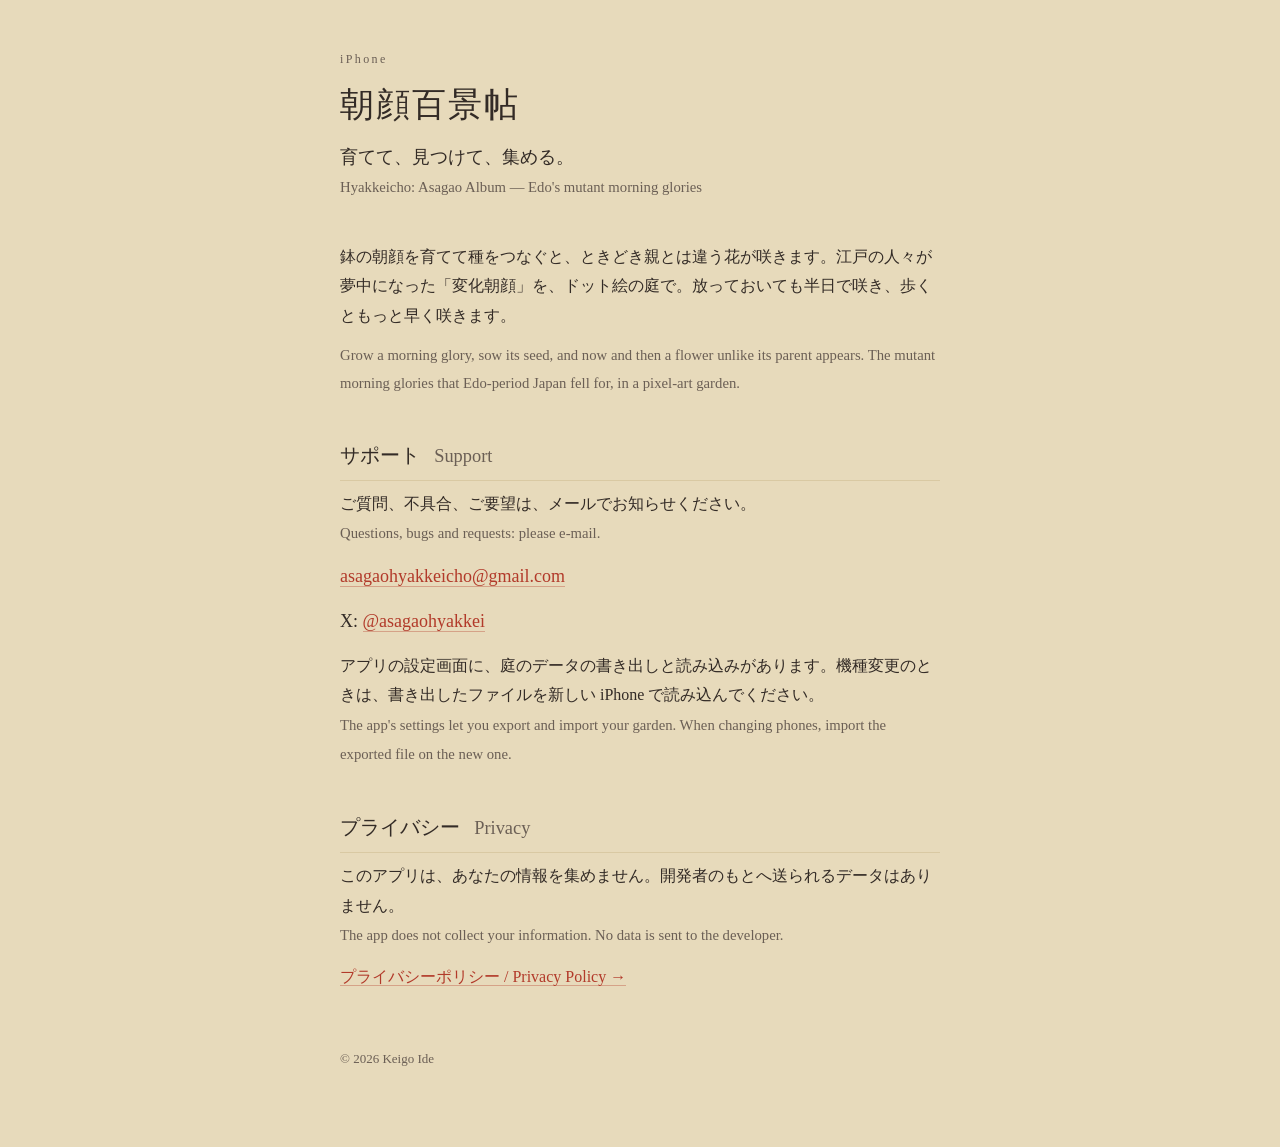
<file: index.html>
<!DOCTYPE html>
<html lang="ja">
<head>
<meta charset="utf-8">
<meta name="viewport" content="width=device-width, initial-scale=1">
<title>朝顔百景帖 — Hyakkeicho: Asagao Album</title>
<meta name="description" content="歩くと育つ、変化朝顔の図譜。江戸の人が夢中になった突然変異の朝顔を、ドット絵で。iPhone 向け。">
<link rel="stylesheet" href="style.css">
</head>
<body>
<main>
  <header>
    <p class="kicker">iPhone</p>
    <h1>朝顔百景帖</h1>
    <p class="sub">育てて、見つけて、集める。</p>
    <p class="en">Hyakkeicho: Asagao Album — Edo's mutant morning glories</p>
  </header>

  <section>
    <p>鉢の朝顔を育てて種をつなぐと、ときどき親とは違う花が咲きます。江戸の人々が夢中になった「変化朝顔」を、ドット絵の庭で。放っておいても半日で咲き、歩くともっと早く咲きます。</p>
    <p class="en">Grow a morning glory, sow its seed, and now and then a flower unlike its parent appears. The mutant morning glories that Edo-period Japan fell for, in a pixel-art garden.</p>
  </section>

  <section id="support">
    <h2>サポート <span class="en">Support</span></h2>
    <p>ご質問、不具合、ご要望は、メールでお知らせください。<br>
    <span class="en">Questions, bugs and requests: please e-mail.</span></p>
    <p class="contact"><a href="mailto:asagaohyakkeicho@gmail.com">asagaohyakkeicho@gmail.com</a></p>
    <p class="contact">X: <a href="https://x.com/asagaohyakkei">@asagaohyakkei</a></p>
    <p>アプリの設定画面に、庭のデータの書き出しと読み込みがあります。機種変更のときは、書き出したファイルを新しい iPhone で読み込んでください。<br>
    <span class="en">The app's settings let you export and import your garden. When changing phones, import the exported file on the new one.</span></p>
  </section>

  <section id="privacy">
    <h2>プライバシー <span class="en">Privacy</span></h2>
    <p>このアプリは、あなたの情報を集めません。開発者のもとへ送られるデータはありません。<br>
    <span class="en">The app does not collect your information. No data is sent to the developer.</span></p>
    <p><a href="privacy.html">プライバシーポリシー / Privacy Policy →</a></p>
  </section>

  <footer>
    <p>© 2026 Keigo Ide</p>
  </footer>
</main>
</body>
</html>
</file>
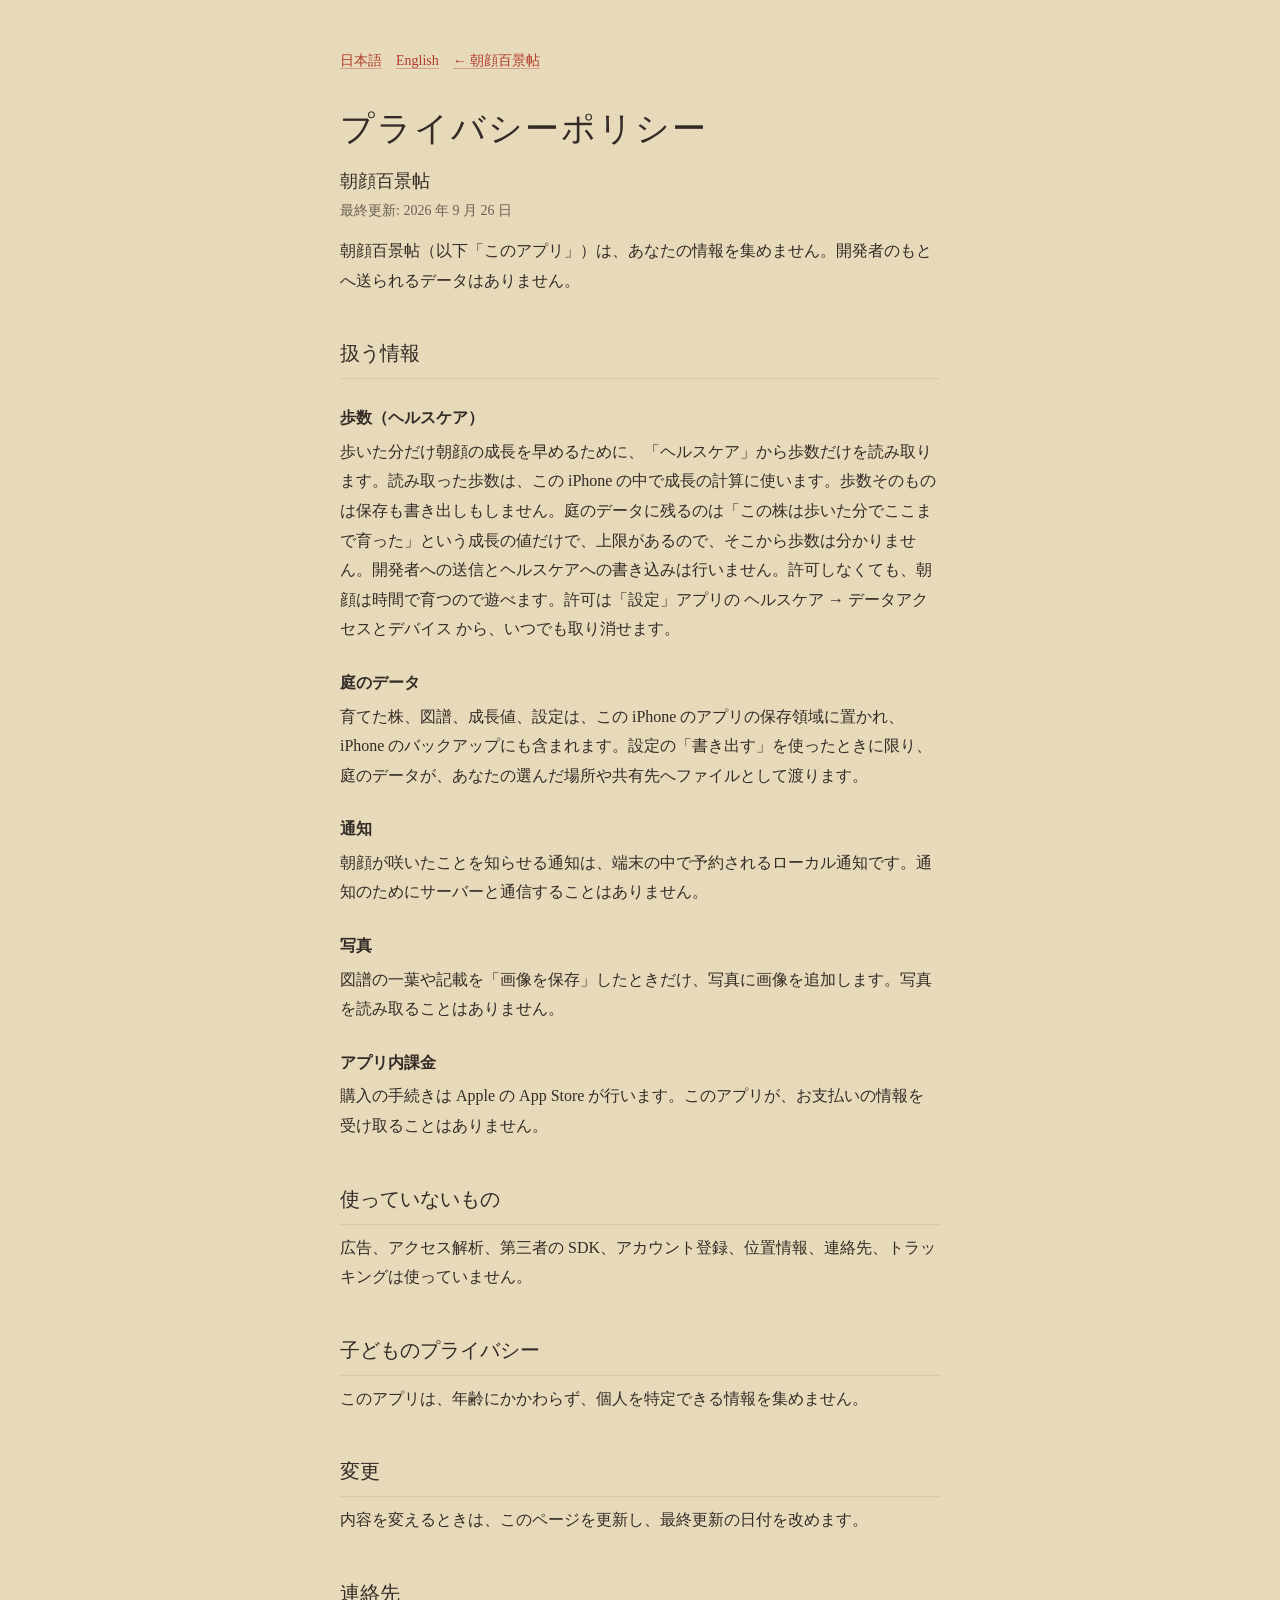
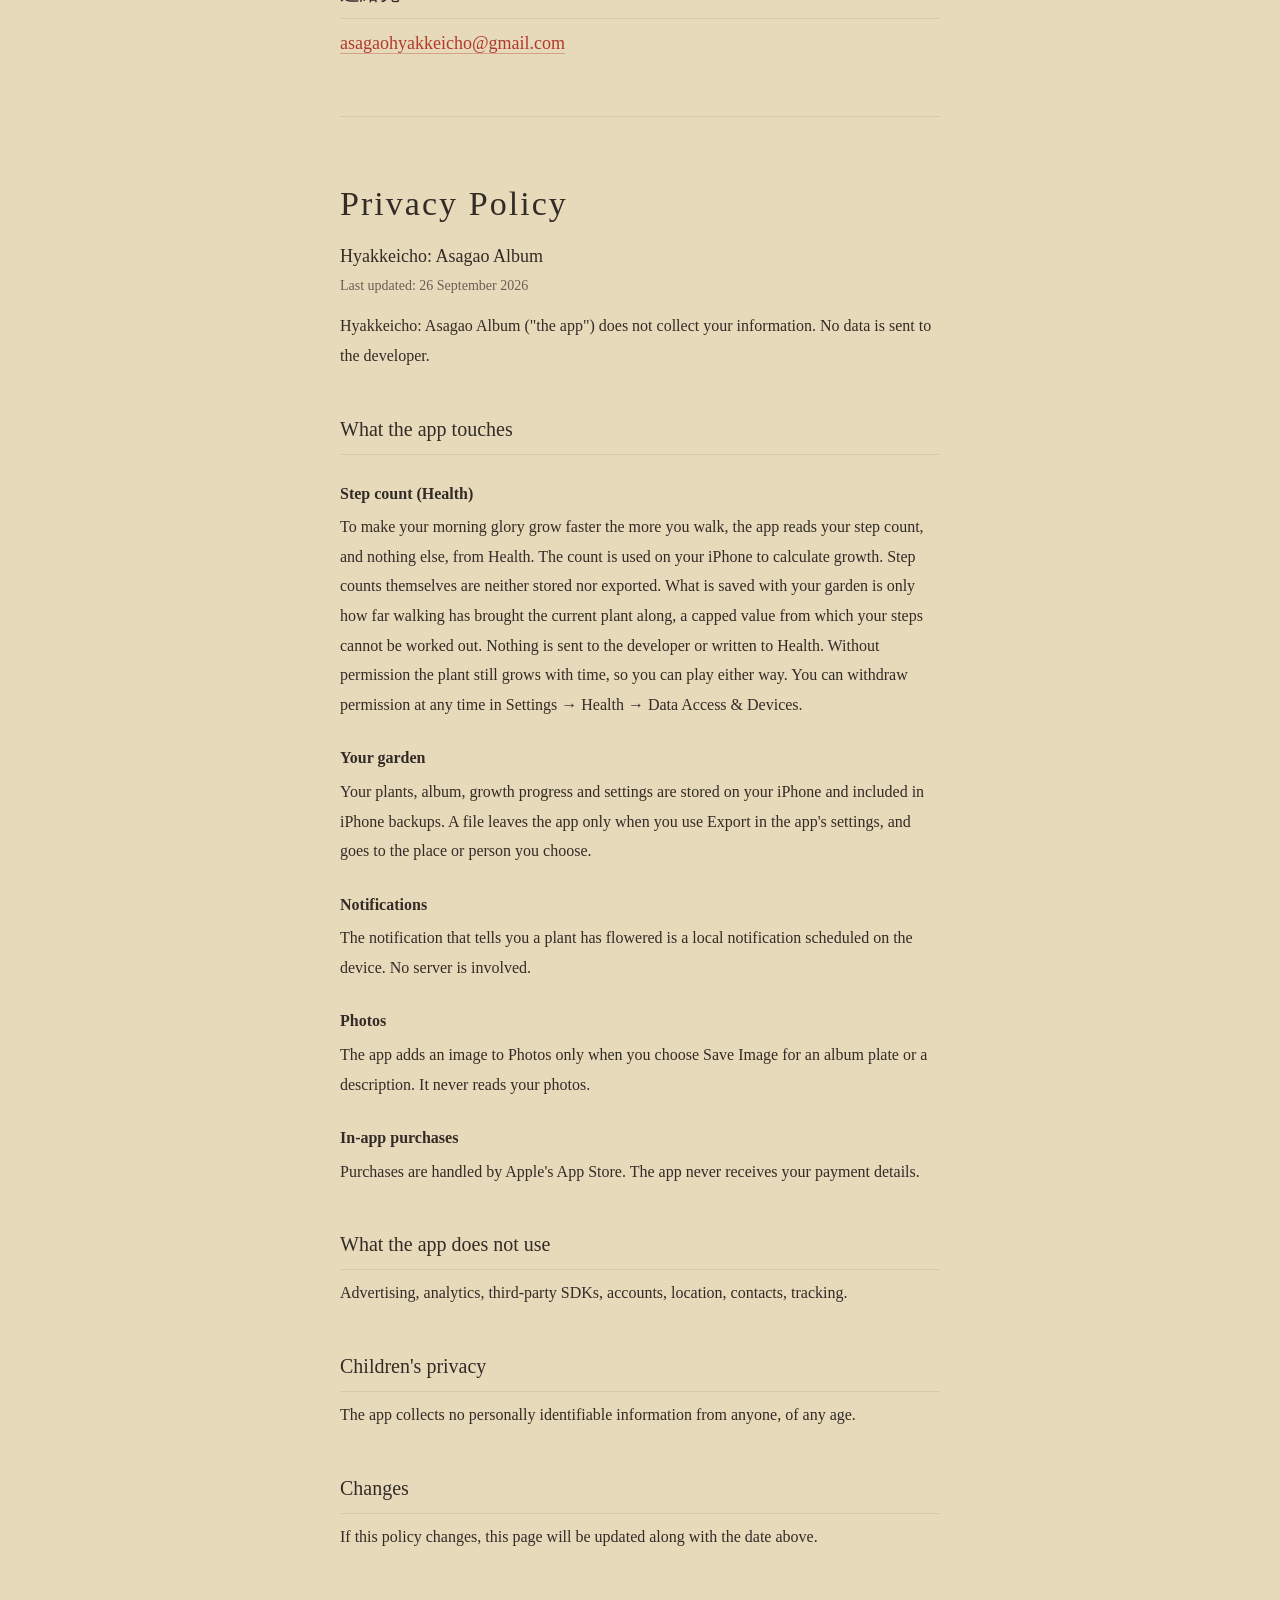
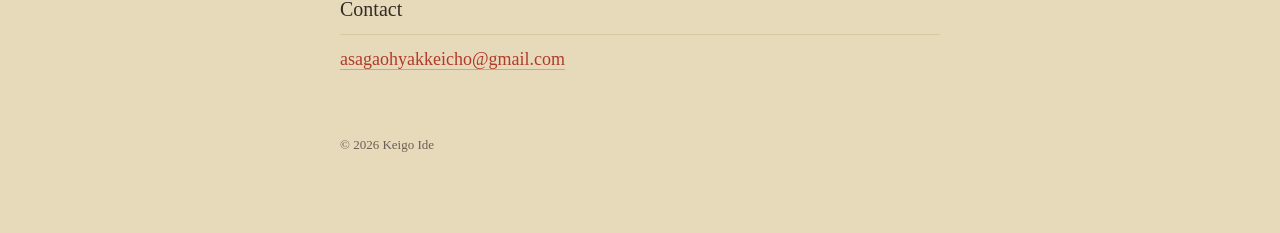
<file: privacy.html>
<!DOCTYPE html>
<html lang="ja">
<head>
<meta charset="utf-8">
<meta name="viewport" content="width=device-width, initial-scale=1">
<title>プライバシーポリシー — 朝顔百景帖 / Privacy Policy — Hyakkeicho: Asagao Album</title>
<link rel="stylesheet" href="style.css">
</head>
<body>
<main>
  <p class="lang-nav"><a href="#ja">日本語</a><a href="#en">English</a><a href="index.html">← 朝顔百景帖</a></p>

  <article id="ja" lang="ja">
    <h1>プライバシーポリシー</h1>
    <p class="sub">朝顔百景帖</p>
    <p class="updated">最終更新: 2026 年 9 月 26 日</p>

    <p>朝顔百景帖（以下「このアプリ」）は、あなたの情報を集めません。開発者のもとへ送られるデータはありません。</p>

    <h2>扱う情報</h2>
    <h3>歩数（ヘルスケア）</h3>
    <p>歩いた分だけ朝顔の成長を早めるために、「ヘルスケア」から歩数だけを読み取ります。読み取った歩数は、この iPhone の中で成長の計算に使います。歩数そのものは保存も書き出しもしません。庭のデータに残るのは「この株は歩いた分でここまで育った」という成長の値だけで、上限があるので、そこから歩数は分かりません。開発者への送信とヘルスケアへの書き込みは行いません。許可しなくても、朝顔は時間で育つので遊べます。許可は「設定」アプリの ヘルスケア → データアクセスとデバイス から、いつでも取り消せます。</p>
    <h3>庭のデータ</h3>
    <p>育てた株、図譜、成長値、設定は、この iPhone のアプリの保存領域に置かれ、iPhone のバックアップにも含まれます。設定の「書き出す」を使ったときに限り、庭のデータが、あなたの選んだ場所や共有先へファイルとして渡ります。</p>
    <h3>通知</h3>
    <p>朝顔が咲いたことを知らせる通知は、端末の中で予約されるローカル通知です。通知のためにサーバーと通信することはありません。</p>
    <h3>写真</h3>
    <p>図譜の一葉や記載を「画像を保存」したときだけ、写真に画像を追加します。写真を読み取ることはありません。</p>
    <h3>アプリ内課金</h3>
    <p>購入の手続きは Apple の App Store が行います。このアプリが、お支払いの情報を受け取ることはありません。</p>

    <h2>使っていないもの</h2>
    <p>広告、アクセス解析、第三者の SDK、アカウント登録、位置情報、連絡先、トラッキングは使っていません。</p>

    <h2>子どものプライバシー</h2>
    <p>このアプリは、年齢にかかわらず、個人を特定できる情報を集めません。</p>

    <h2>変更</h2>
    <p>内容を変えるときは、このページを更新し、最終更新の日付を改めます。</p>

    <h2>連絡先</h2>
    <p class="contact"><a href="mailto:asagaohyakkeicho@gmail.com">asagaohyakkeicho@gmail.com</a></p>
  </article>

  <hr style="border:0;border-top:1px solid var(--paper-deep);margin:56px 0">

  <article id="en" lang="en">
    <h1>Privacy Policy</h1>
    <p class="sub">Hyakkeicho: Asagao Album</p>
    <p class="updated">Last updated: 26 September 2026</p>

    <p>Hyakkeicho: Asagao Album ("the app") does not collect your information. No data is sent to the developer.</p>

    <h2>What the app touches</h2>
    <h3>Step count (Health)</h3>
    <p>To make your morning glory grow faster the more you walk, the app reads your step count, and nothing else, from Health. The count is used on your iPhone to calculate growth. Step counts themselves are neither stored nor exported. What is saved with your garden is only how far walking has brought the current plant along, a capped value from which your steps cannot be worked out. Nothing is sent to the developer or written to Health. Without permission the plant still grows with time, so you can play either way. You can withdraw permission at any time in Settings → Health → Data Access &amp; Devices.</p>
    <h3>Your garden</h3>
    <p>Your plants, album, growth progress and settings are stored on your iPhone and included in iPhone backups. A file leaves the app only when you use Export in the app's settings, and goes to the place or person you choose.</p>
    <h3>Notifications</h3>
    <p>The notification that tells you a plant has flowered is a local notification scheduled on the device. No server is involved.</p>
    <h3>Photos</h3>
    <p>The app adds an image to Photos only when you choose Save Image for an album plate or a description. It never reads your photos.</p>
    <h3>In-app purchases</h3>
    <p>Purchases are handled by Apple's App Store. The app never receives your payment details.</p>

    <h2>What the app does not use</h2>
    <p>Advertising, analytics, third-party SDKs, accounts, location, contacts, tracking.</p>

    <h2>Children's privacy</h2>
    <p>The app collects no personally identifiable information from anyone, of any age.</p>

    <h2>Changes</h2>
    <p>If this policy changes, this page will be updated along with the date above.</p>

    <h2>Contact</h2>
    <p class="contact"><a href="mailto:asagaohyakkeicho@gmail.com">asagaohyakkeicho@gmail.com</a></p>
  </article>

  <footer>
    <p>© 2026 Keigo Ide</p>
  </footer>
</main>
</body>
</html>
</file>
<file: style.css>
:root {
  --paper: #e7dabb;
  --paper-deep: #d9c9a3;
  --ink: #332b26;
  --ink-soft: #6b5f55;
  --vermilion: #b23a2a;
}
* { box-sizing: border-box; }
html { background: var(--paper); }
body {
  margin: 0;
  color: var(--ink);
  font-family: "Hiragino Mincho ProN", "Yu Mincho", "Noto Serif JP", Georgia, serif;
  line-height: 1.85;
  font-size: 16px;
}
main { max-width: 640px; margin: 0 auto; padding: 48px 20px 64px; }
header { margin-bottom: 40px; }
.kicker { margin: 0; font-size: 12px; letter-spacing: .2em; color: var(--ink-soft); }
h1 { margin: 4px 0 0; font-size: 34px; font-weight: 500; letter-spacing: .06em; }
.sub { margin: 4px 0 0; font-size: 18px; }
h2 { margin: 40px 0 8px; font-size: 20px; font-weight: 500; border-bottom: 1px solid var(--paper-deep); padding-bottom: 6px; }
h3 { margin: 24px 0 4px; font-size: 16px; font-weight: 600; }
h2 .en, .en { color: var(--ink-soft); font-size: .92em; }
h2 .en { font-weight: 400; margin-left: .5em; }
p { margin: 0 0 12px; }
a { color: var(--vermilion); text-decoration: none; border-bottom: 1px solid rgba(178,58,42,.35); }
a:hover { border-bottom-color: var(--vermilion); }
.contact { font-size: 18px; }
footer { margin-top: 56px; font-size: 13px; color: var(--ink-soft); }
.lang-nav { font-size: 14px; margin: 0 0 24px; color: var(--ink-soft); }
.lang-nav a { margin-right: 1em; }
.updated { font-size: 14px; color: var(--ink-soft); }
</file>
